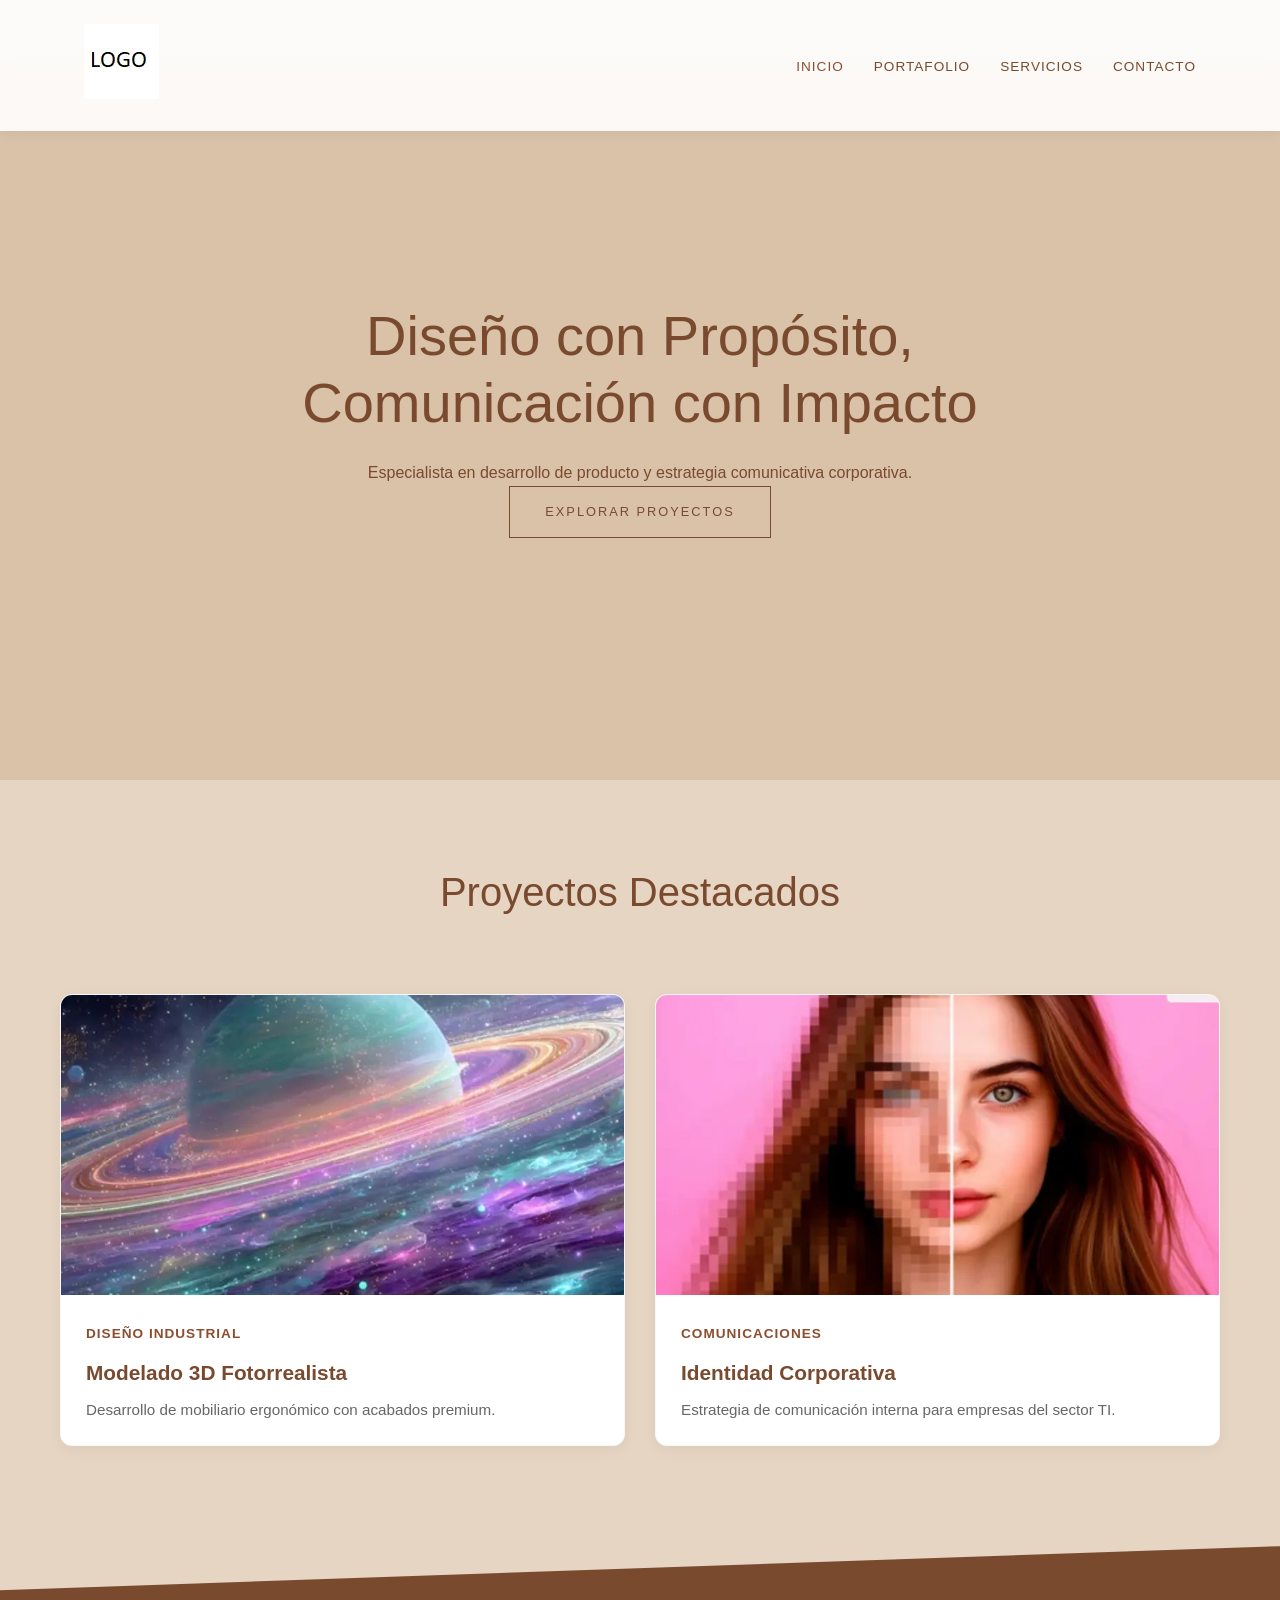
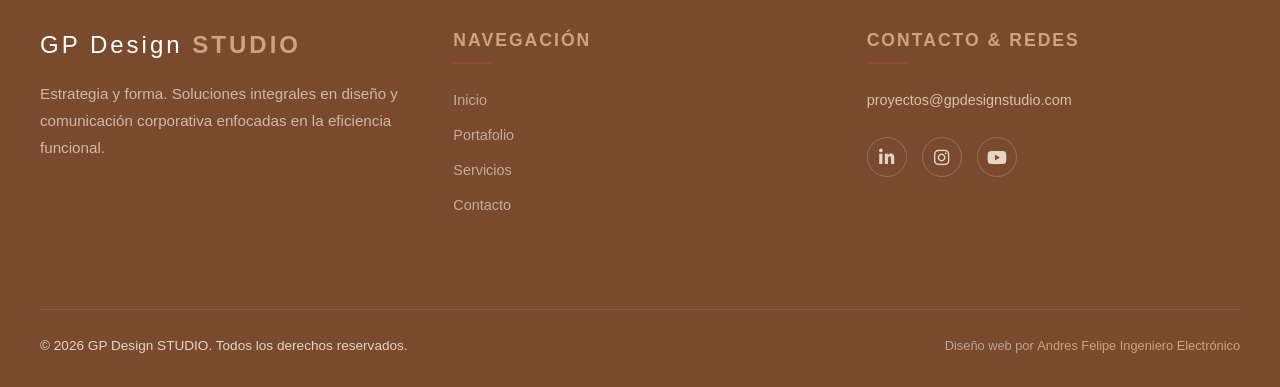
<file: index.html>
<!DOCTYPE html>
<html lang="es">
<head>
    <meta charset="UTF-8">
    <meta name="viewport" content="width=device-width, initial-scale=1.0">
    <title>GP Design STUDIO | Diseño & Comunicaciones</title>
    <link rel="stylesheet" href="style.css">
    <link rel="stylesheet" href="https://cdnjs.cloudflare.com/ajax/libs/font-awesome/6.4.2/css/all.min.css">
<meta name="viewport" content="width=device-width, initial-scale=1.0">
</head>
<body>

    <header>
        <nav class="contenedor">
            <a href="#inicio"><img src="images/logo.webp"
                    alt="Logo GP Desing STUDIO"
                    class="logo"></a>
            <button class="menu-hamburguesa" id="menu-toggle" aria-label="Abrir menú de navegación">
                <span class="barra"></span><span class="barra"></span><span class="barra"></span>
            </button>
            <ul class="nav-menu" id="nav-menu">
                <li><a href="index.html" class="active">Inicio</a></li>
            <li><a href="portafolio.html">Portafolio</a></li>
            <li><a href="servicios.html">Servicios</a></li>
            <li><a href="contacto.html">Contacto</a></li>
            </ul>
        </nav>
    </header>
 
    <main>
        <section class="hero">
            <div class="hero-content">
                <h1>Diseño con Propósito,<br>Comunicación con Impacto</h1>
                <p>Especialista en desarrollo de producto y estrategia comunicativa corporativa.</p>
                <a href="portafolio.html" class="btn-main">Explorar Proyectos</a>
            </div>
        </section>

        <section id="proyectos" class="content">
    <h2 class="section-title">Proyectos Destacados</h2>
    <div class="projects-grid">
        
        <div class="project-card" onclick="location.href='proyecto-industrial.html'">
            <div class="project-img">
                <img src="images/proyecto-industrial.webp" alt="Modelado 3D de mobiliario ergonómico">
            </div>
            <div class="project-info">
                <span>Diseño Industrial</span>
                <h3>Modelado 3D Fotorrealista</h3>
                <p>Desarrollo de mobiliario ergonómico con acabados premium.</p>
            </div>
        </div>

        <div class="project-card" onclick="location.href='proyecto-identidad.html'">
            <div class="project-img">
                <img src="images/proyecto-identidad.webp" alt="Identidad Corporativa sector TI">
            </div>
            <div class="project-info">
                <span>Comunicaciones</span>
                <h3>Identidad Corporativa</h3>
                <p>Estrategia de comunicación interna para empresas del sector TI.</p>
            </div>
        </div>

    </div>
</section>
    </main>

<link rel="stylesheet" href="https://cdnjs.cloudflare.com/ajax/libs/font-awesome/6.4.2/css/all.min.css">

<footer>
    <div class="footer-content">
        <div class="footer-col">
            <div class="logo-footer">GP Design<span> STUDIO</span></div>
            <p>Estrategia y forma. Soluciones integrales en diseño y comunicación corporativa enfocadas en la eficiencia funcional.</p>
        </div>
        <div class="footer-col">
            <h4>Navegación</h4>
            <ul>
                <li><a href="index.html">Inicio</a></li>
                <li><a href="portafolio.html">Portafolio</a></li>
                <li><a href="servicios.html">Servicios</a></li>
                <li><a href="contacto.html">Contacto</a></li>
            </ul>
        </div>
        <div class="footer-col">
            <h4>Contacto & Redes</h4>
            <ul class="contact-list">
                <li>proyectos@gpdesignstudio.com</li>
            </ul>
            <div class="footer-social">
                <a href="https://linkedin.com" target="_blank" title="LinkedIn"><i class="fa-brands fa-linkedin-in"></i></a>
                <a href="https://instagram.com" target="_blank" title="Instagram"><i class="fa-brands fa-instagram"></i></a>
                <a href="https://youtube.com" target="_blank" title="YouTube"><i class="fa-brands fa-youtube"></i></a>
            </div>
        </div>
    </div>
    <div class="footer-bottom">
        <p>&copy; 2026 GP Design STUDIO. Todos los derechos reservados.</p>
        <p class="developer-credit">Diseño web por <a href="https://afc7.github.io/afcaro7.github.io/" target="_blank">Andres Felipe Ingeniero Electrónico</a></p>
    </div>
    </div>
</footer>

    <script src="script.js"></script>
</body>
</html>
</file>
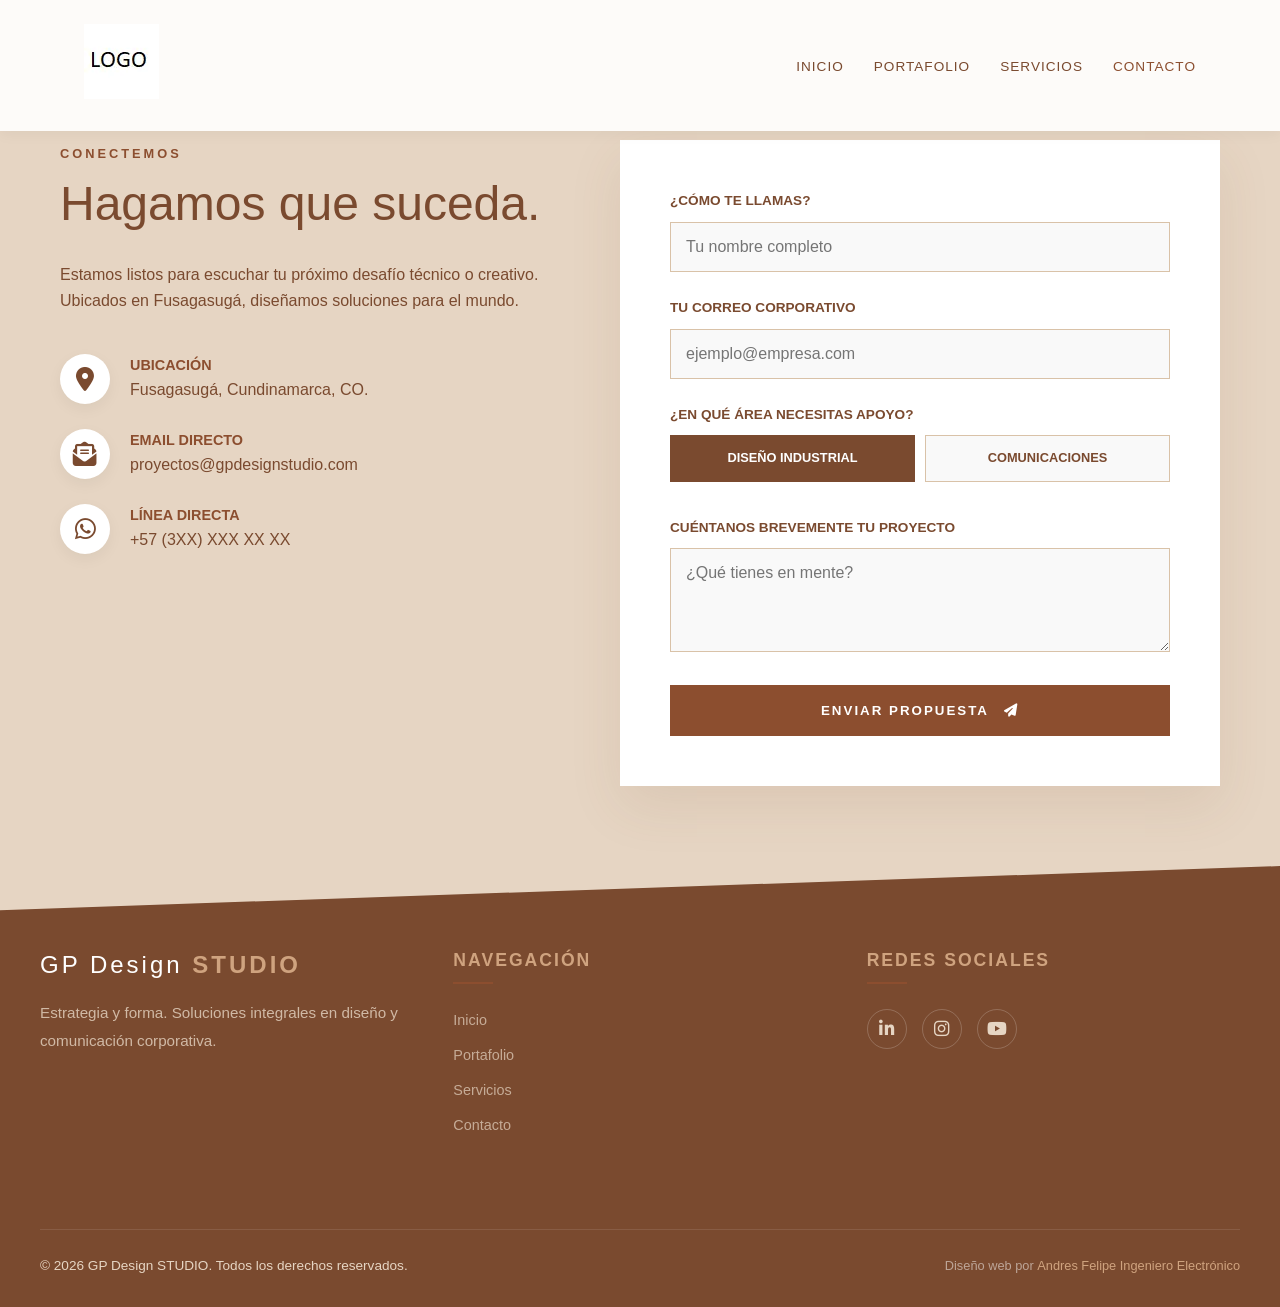
<file: contacto.html>
<!DOCTYPE html>
<html lang="es">
<head>
    <meta charset="UTF-8">
    <meta name="viewport" content="width=device-width, initial-scale=1.0">
    <title>Contacto | GP Design STUDIO</title>
    <link rel="stylesheet" href="style.css">
    <link rel="stylesheet" href="https://cdnjs.cloudflare.com/ajax/libs/font-awesome/6.4.2/css/all.min.css">
</head>
<body>

 <header>
        <nav class="contenedor">
            <a href="#inicio"><img src="images/logo.webp"
                    alt="Logo GP Desing STUDIO"
                    class="logo"></a>
            <button class="menu-hamburguesa" id="menu-toggle" aria-label="Abrir menú de navegación">
                <span class="barra"></span><span class="barra"></span><span class="barra"></span>
            </button>
            <ul class="nav-menu" id="nav-menu">
                <li><a href="index.html">Inicio</a></li>
            <li><a href="portafolio.html">Portafolio</a></li>
            <li><a href="servicios.html">Servicios</a></li>
            <li><a href="contacto.html" class="active">Contacto</a></li>
            </ul>
        </nav>
    </header>

<main class="contact-page">
    <section class="contact-container contenedor">
        
        <div class="contact-info">
            <span class="tagline">Conectemos</span>
            <h2 class="section-title">Hagamos que suceda.</h2>
            <p>Estamos listos para escuchar tu próximo desafío técnico o creativo. Ubicados en Fusagasugá, diseñamos soluciones para el mundo.</p>
            
            <div class="contact-details">
                <div class="detail-item">
                    <i class="fa-solid fa-location-dot"></i>
                    <div>
                        <h4>Ubicación</h4>
                        <p>Fusagasugá, Cundinamarca, CO.</p>
                    </div>
                </div>
                <div class="detail-item">
                    <i class="fa-solid fa-envelope-open-text"></i>
                    <div>
                        <h4>Email Directo</h4>
                        <p>proyectos@gpdesignstudio.com</p>
                    </div>
                </div>
                <div class="detail-item">
                    <i class="fa-brands fa-whatsapp"></i>
                    <div>
                        <h4>Línea Directa</h4>
                        <p>+57 (3XX) XXX XX XX</p>
                    </div>
                </div>
            </div>
        </div>

        <div class="contact-form-wrapper">
            <form class="contact-form" action="https://formspree.io/f/mgoplwgl" method="POST">
                
                <div class="form-group">
                    <label for="full-name">¿Cómo te llamas?</label>
                    <input type="text" id="full-name" name="nombre_cliente" placeholder="Tu nombre completo" required>
                </div>
                
                <div class="form-group">
                    <label for="email-address">Tu correo corporativo</label>
                    <input type="email" id="email-address" name="email_contacto" placeholder="ejemplo@empresa.com" required>
                </div>

                <div class="form-group">
                    <label>¿En qué área necesitas apoyo?</label>
                    <div class="interest-selector">
                        <input type="radio" name="categoria_proyecto" id="ind" value="Diseño Industrial" checked>
                        <label for="ind">Diseño Industrial</label>
                        
                        <input type="radio" name="categoria_proyecto" id="com" value="Comunicaciones">
                        <label for="com">Comunicaciones</label>
                    </div>
                </div>

                <div class="form-group">
                    <label for="message">Cuéntanos brevemente tu proyecto</label>
                    <textarea id="message" name="descripcion_proyecto" rows="4" placeholder="¿Qué tienes en mente?" required></textarea>
                </div>

                <input type="text" name="_gotcha" style="display:none">

                <button type="submit" class="btn-submit">
                    Enviar Propuesta <i class="fa-solid fa-paper-plane"></i>
                </button>
            </form>
        </div>
    </section>
</main>

<footer>
    <div class="footer-content">
        <div class="footer-col">
            <div class="logo-footer">GP Design<span> STUDIO</span></div>
            <p>Estrategia y forma. Soluciones integrales en diseño y comunicación corporativa.</p>
        </div>
        <div class="footer-col">
            <h4>Navegación</h4>
            <ul>
                <li><a href="index.html">Inicio</a></li>
                <li><a href="portafolio.html">Portafolio</a></li>
                <li><a href="servicios.html">Servicios</a></li>
                <li><a href="contacto.html">Contacto</a></li>
            </ul>
        </div>
        <div class="footer-col">
            <h4>Redes Sociales</h4>
            <div class="footer-social">
                <a href="https://linkedin.com" target="_blank"><i class="fa-brands fa-linkedin-in"></i></a>
                <a href="https://instagram.com" target="_blank"><i class="fa-brands fa-instagram"></i></a>
                <a href="https://youtube.com" target="_blank"><i class="fa-brands fa-youtube"></i></a>
            </div>
        </div>
    </div>
    <div class="footer-bottom">
        <p>&copy; 2026 GP Design STUDIO. Todos los derechos reservados.</p>
        <p class="developer-credit">Diseño web por <a href="https://afc7.github.io/afcaro7.github.io/" target="_blank">Andres Felipe Ingeniero Electrónico</a></p>
    </div>
</footer>

<script src="script.js"></script>
</body>
</html>
</file>
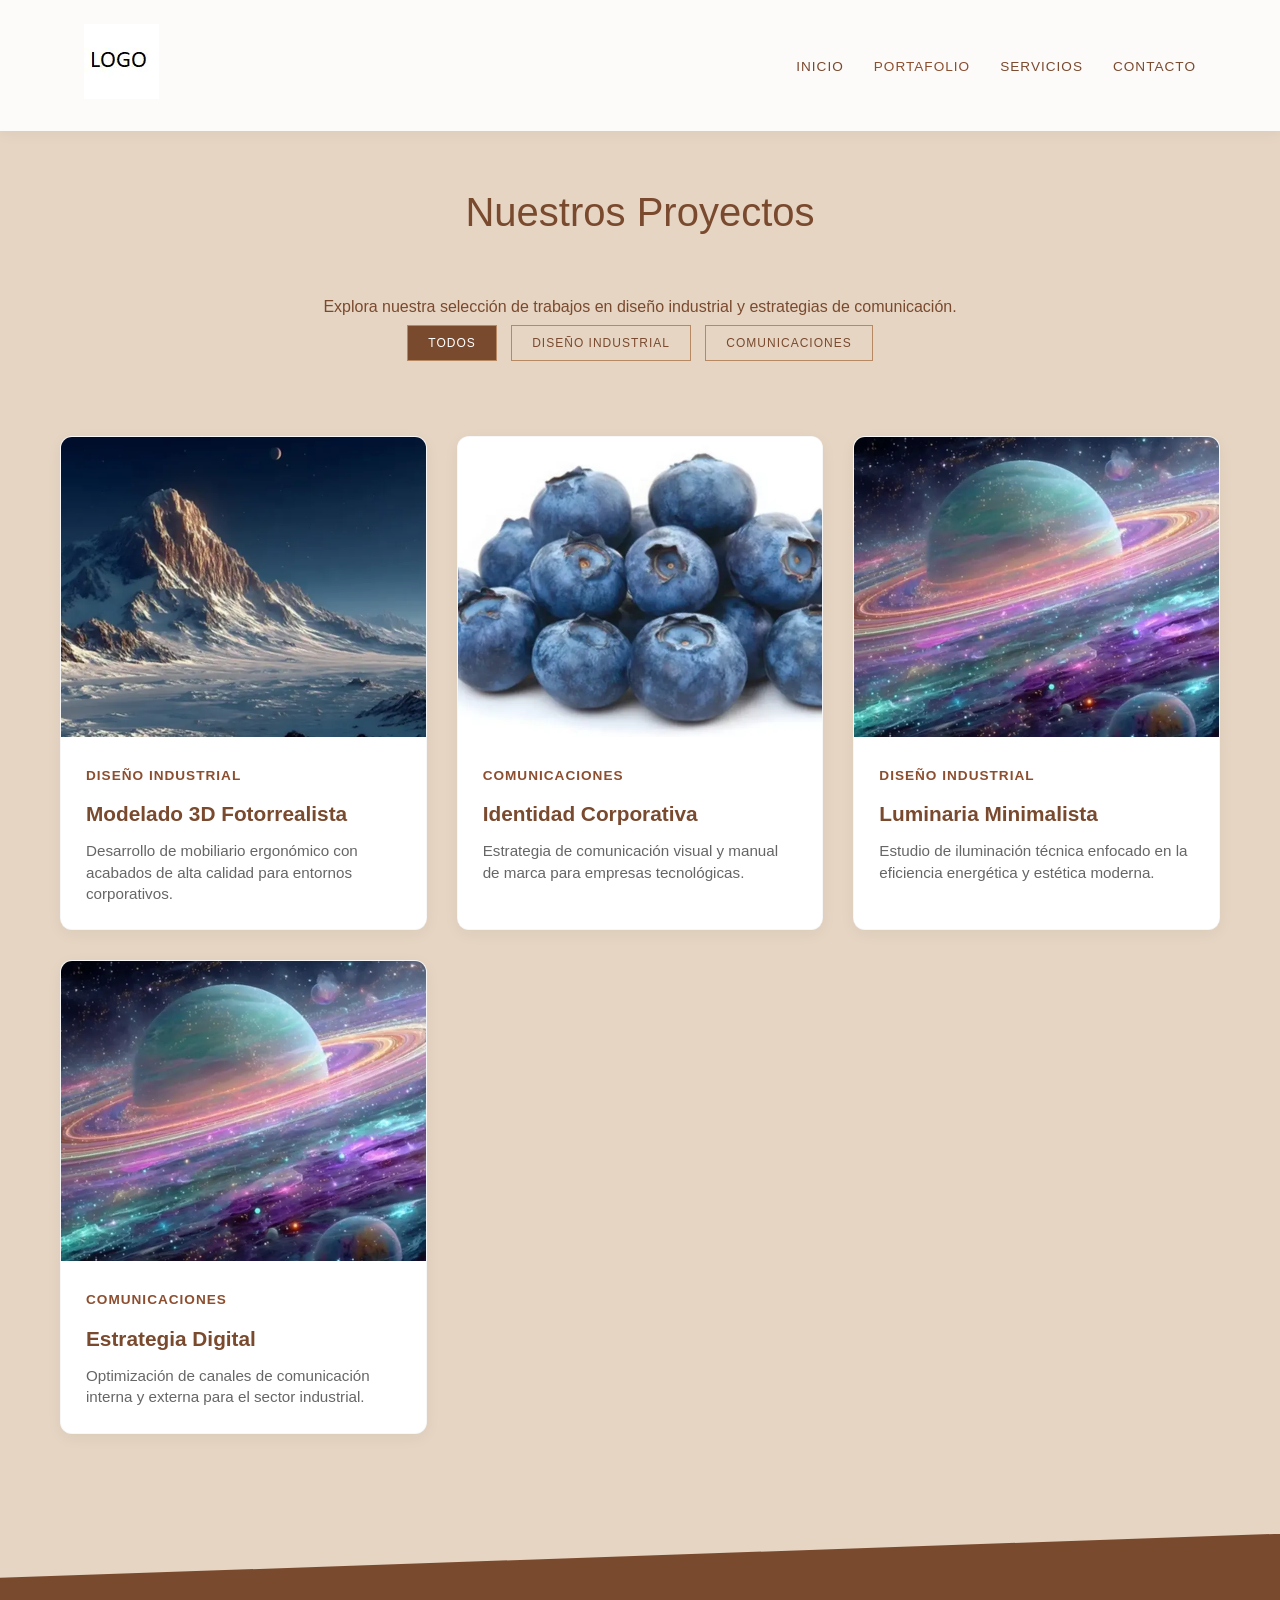
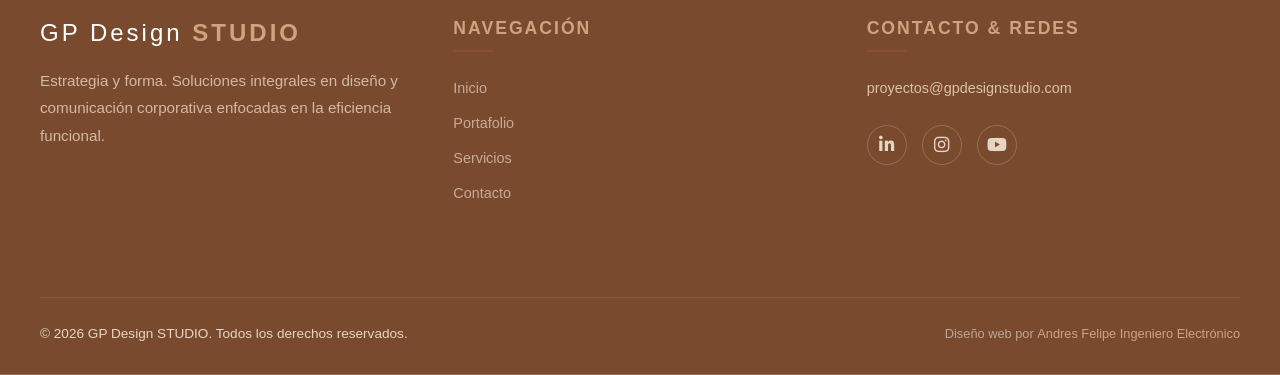
<file: portafolio.html>
<!DOCTYPE html>
<html lang="es">
<head>
    <meta charset="UTF-8">
    <meta name="viewport" content="width=device-width, initial-scale=1.0">
    <title>Portafolio | GP Design STUDIO</title>
    <link rel="stylesheet" href="style.css">
    <link rel="stylesheet" href="https://cdnjs.cloudflare.com/ajax/libs/font-awesome/6.4.2/css/all.min.css">
</head>
<body>

 <header>
        <nav class="contenedor">
            <a href="#inicio"><img src="images/logo.webp"
                    alt="Logo GP Desing STUDIO"
                    class="logo"></a>
            <button class="menu-hamburguesa" id="menu-toggle" aria-label="Abrir menú de navegación">
                <span class="barra"></span><span class="barra"></span><span class="barra"></span>
            </button>
            <ul class="nav-menu" id="nav-menu">
                <li><a href="index.html">Inicio</a></li>
            <li><a href="portafolio.html" class="active">Portafolio</a></li>
            <li><a href="servicios.html">Servicios</a></li>
            <li><a href="contacto.html">Contacto</a></li>
            </ul>
        </nav>
    </header>

<main class="portfolio-page">
    <section class="filter-container">
        <h2 class="section-title">Nuestros Proyectos</h2>
        <p class="section-subtitle">Explora nuestra selección de trabajos en diseño industrial y estrategias de comunicación.</p>
        
        <div class="filter-buttons">
            <button class="filter-btn active" data-filter="all">Todos</button>
            <button class="filter-btn" data-filter="industrial">Diseño Industrial</button>
            <button class="filter-btn" data-filter="comunicaciones">Comunicaciones</button>
        </div>
    </section>

   <section class="projects-grid" id="portfolio-grid">
    
    <div class="project-card" data-category="industrial" onclick="location.href='proyecto-industrial.html'">
        <div class="project-img">
            <img src="images/industrial-3d.webp" alt="Modelado 3D Fotorrealista" loading="lazy">
        </div>
        <div class="project-info">
            <span>Diseño Industrial</span>
            <h3>Modelado 3D Fotorrealista</h3>
            <p>Desarrollo de mobiliario ergonómico con acabados de alta calidad para entornos corporativos.</p>
        </div>
    </div>

    <div class="project-card" data-category="comunicaciones" onclick="location.href='proyecto-identidad.html'">
        <div class="project-img">
            <img src="images/identidad-corporativa.webp" alt="Identidad Corporativa" loading="lazy">
        </div>
        <div class="project-info">
            <span>Comunicaciones</span>
            <h3>Identidad Corporativa</h3>
            <p>Estrategia de comunicación visual y manual de marca para empresas tecnológicas.</p>
        </div>
    </div>

    <div class="project-card" data-category="industrial" onclick="location.href='proyecto-luminaria.html'">
        <div class="project-img">
            <img src="images/luminaria-minimalista.webp" alt="Luminaria Minimalista" loading="lazy">
        </div>
        <div class="project-info">
            <span>Diseño Industrial</span>
            <h3>Luminaria Minimalista</h3>
            <p>Estudio de iluminación técnica enfocado en la eficiencia energética y estética moderna.</p>
        </div>
    </div>

    <div class="project-card" data-category="comunicaciones" onclick="location.href='proyecto-estrategia.html'">
        <div class="project-img">
            <img src="images/estrategia-digital.webp" alt="Estrategia Digital" loading="lazy">
        </div>
        <div class="project-info">
            <span>Comunicaciones</span>
            <h3>Estrategia Digital</h3>
            <p>Optimización de canales de comunicación interna y externa para el sector industrial.</p>
        </div>
    </div>

</section>
</main>

<footer>
    <div class="footer-content">
        <div class="footer-col">
            <div class="logo-footer">GP Design<span> STUDIO</span></div>
            <p>Estrategia y forma. Soluciones integrales en diseño y comunicación corporativa enfocadas en la eficiencia funcional.</p>
        </div>
        <div class="footer-col">
            <h4>Navegación</h4>
            <ul>
                <li><a href="index.html">Inicio</a></li>
                <li><a href="portafolio.html">Portafolio</a></li>
                <li><a href="servicios.html">Servicios</a></li>
                <li><a href="contacto.html">Contacto</a></li>
            </ul>
        </div>
        <div class="footer-col">
            <h4>Contacto & Redes</h4>
            <ul class="contact-list">
                <li>proyectos@gpdesignstudio.com</li>
            </ul>
            <div class="footer-social">
                <a href="https://linkedin.com" target="_blank" title="LinkedIn"><i class="fa-brands fa-linkedin-in"></i></a>
                <a href="https://instagram.com" target="_blank" title="Instagram"><i class="fa-brands fa-instagram"></i></a>
                <a href="https://youtube.com" target="_blank" title="YouTube"><i class="fa-brands fa-youtube"></i></a>
            </div>
        </div>
    </div>
    <div class="footer-bottom">
        <p>&copy; 2026 GP Design STUDIO. Todos los derechos reservados.</p>
        <p class="developer-credit">Diseño web por <a href="https://afc7.github.io/afcaro7.github.io/" target="_blank">Andres Felipe Ingeniero Electrónico</a></p>
    </div>
</footer>

<script src="script.js"></script>
</body>
</html>
</file>
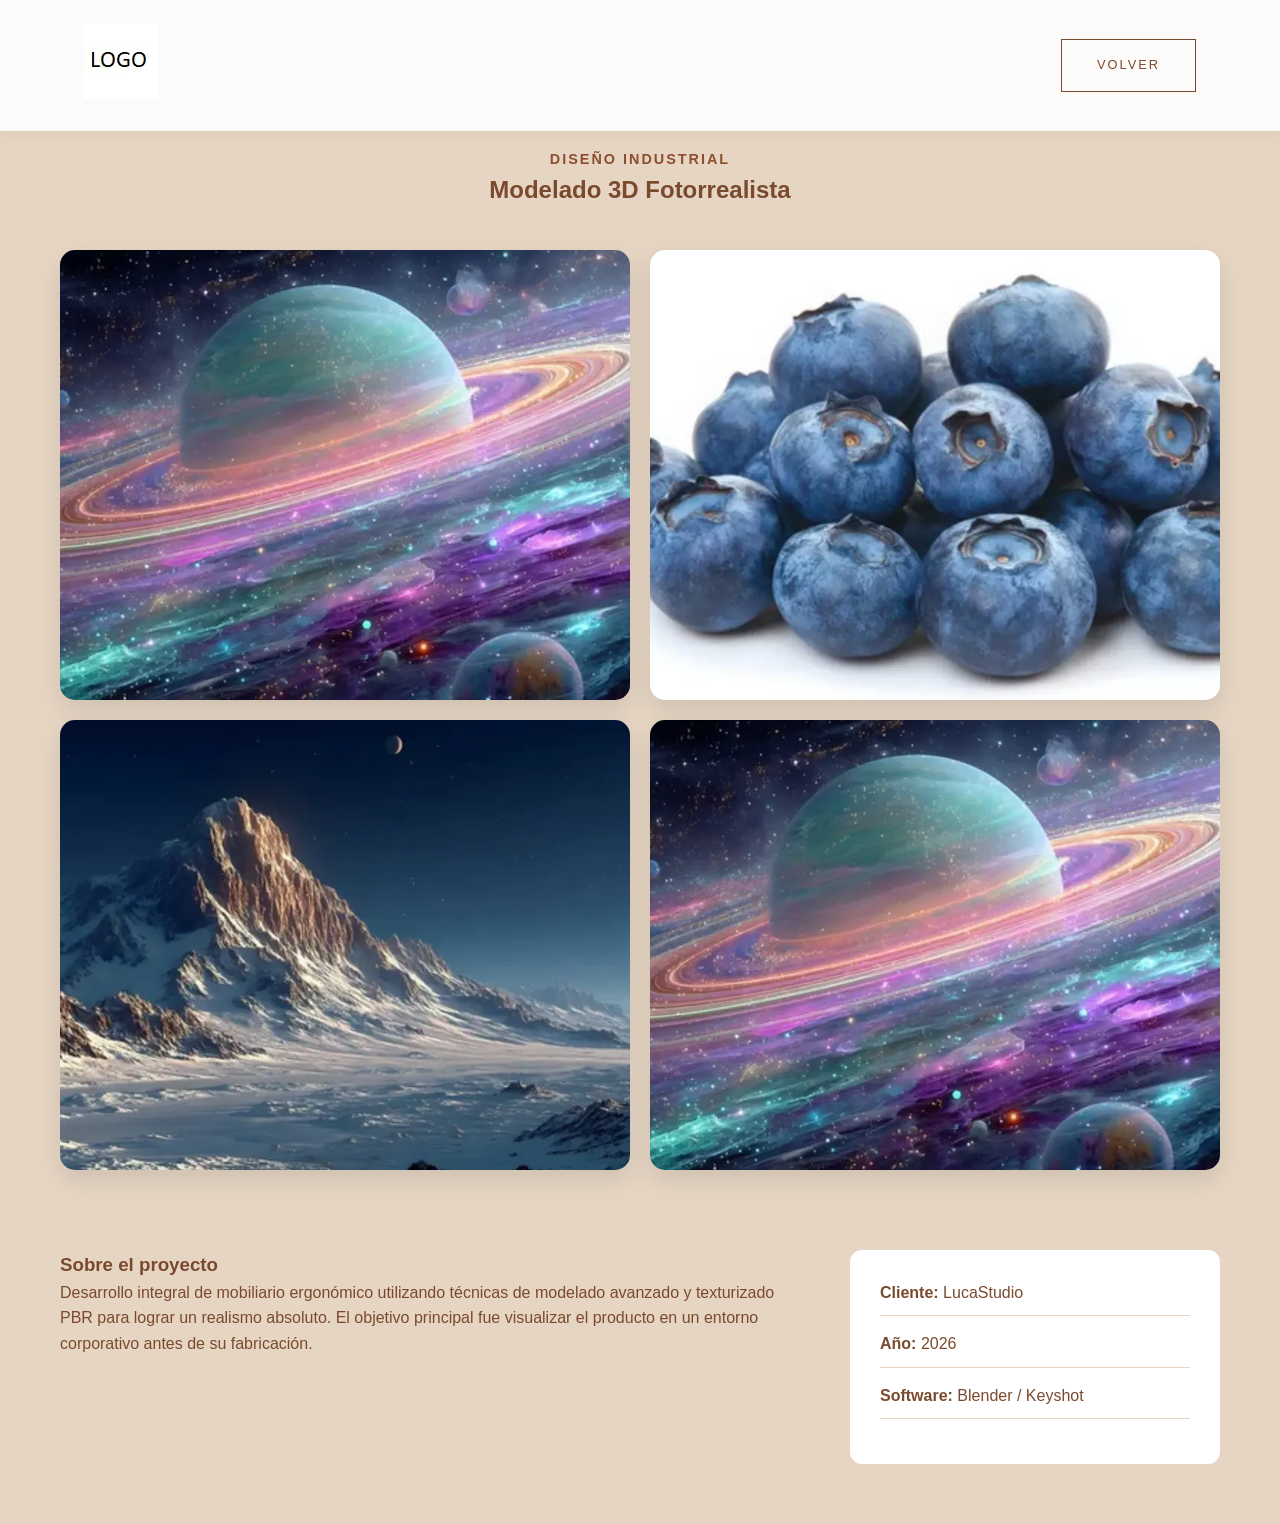
<file: proyecto-industrial.html>
<!DOCTYPE html>
<html lang="es">
<head>
    <meta charset="UTF-8">
    <meta name="viewport" content="width=device-width, initial-scale=1.0">
    <title>Detalle del Proyecto | GP Design STUDIO</title>
    <link rel="stylesheet" href="style.css">
    <link rel="stylesheet" href="https://cdnjs.cloudflare.com/ajax/libs/font-awesome/6.4.2/css/all.min.css">
</head>
<body class="proyecto-page">

    <header>
        <nav class="contenedor">
            <a href="index.html"><img src="images/logo.webp" alt="Logo" class="logo"></a>
            <a href="index.html#proyectos" class="btn-main"> Volver</a>
        </nav>
    </header>

    <main class="contenedor detalle-container">
        <section class="detalle-header">
            <br><span>Diseño Industrial</span>
            <h1>Modelado 3D Fotorrealista</h1>
        </section>

        <section class="proyecto-carrete">
            <div class="slider-wrapper">
                <img src="images/estrategia-digital.webp" alt="Vista frontal">
                <img src="images/identidad-corporativa.webp" alt="Detalle de textura">
                <img src="images/industrial-3d.webp" alt="Render nocturno">
                <img src="images/luminaria-minimalista.webp" alt="Plano técnico">
            </div>
            <div class="slider-instruccion">
                <i class="fas fa-arrows-left-right"></i> Desliza para ver más
            </div>
        </section>

        <section class="detalle-info">
            <div class="info-texto">
                <h3>Sobre el proyecto</h3>
                <p>Desarrollo integral de mobiliario ergonómico utilizando técnicas de modelado avanzado y texturizado PBR para lograr un realismo absoluto. El objetivo principal fue visualizar el producto en un entorno corporativo antes de su fabricación.</p>
            </div>
            <div class="info-stats">
                <div class="stat-item"><strong>Cliente:</strong> LucaStudio</div>
                <div class="stat-item"><strong>Año:</strong> 2026</div>
                <div class="stat-item"><strong>Software:</strong> Blender / Keyshot</div>
            </div>
        </section>
    </main>

    <script src="script.js"></script>
</body>
</html>
</file>
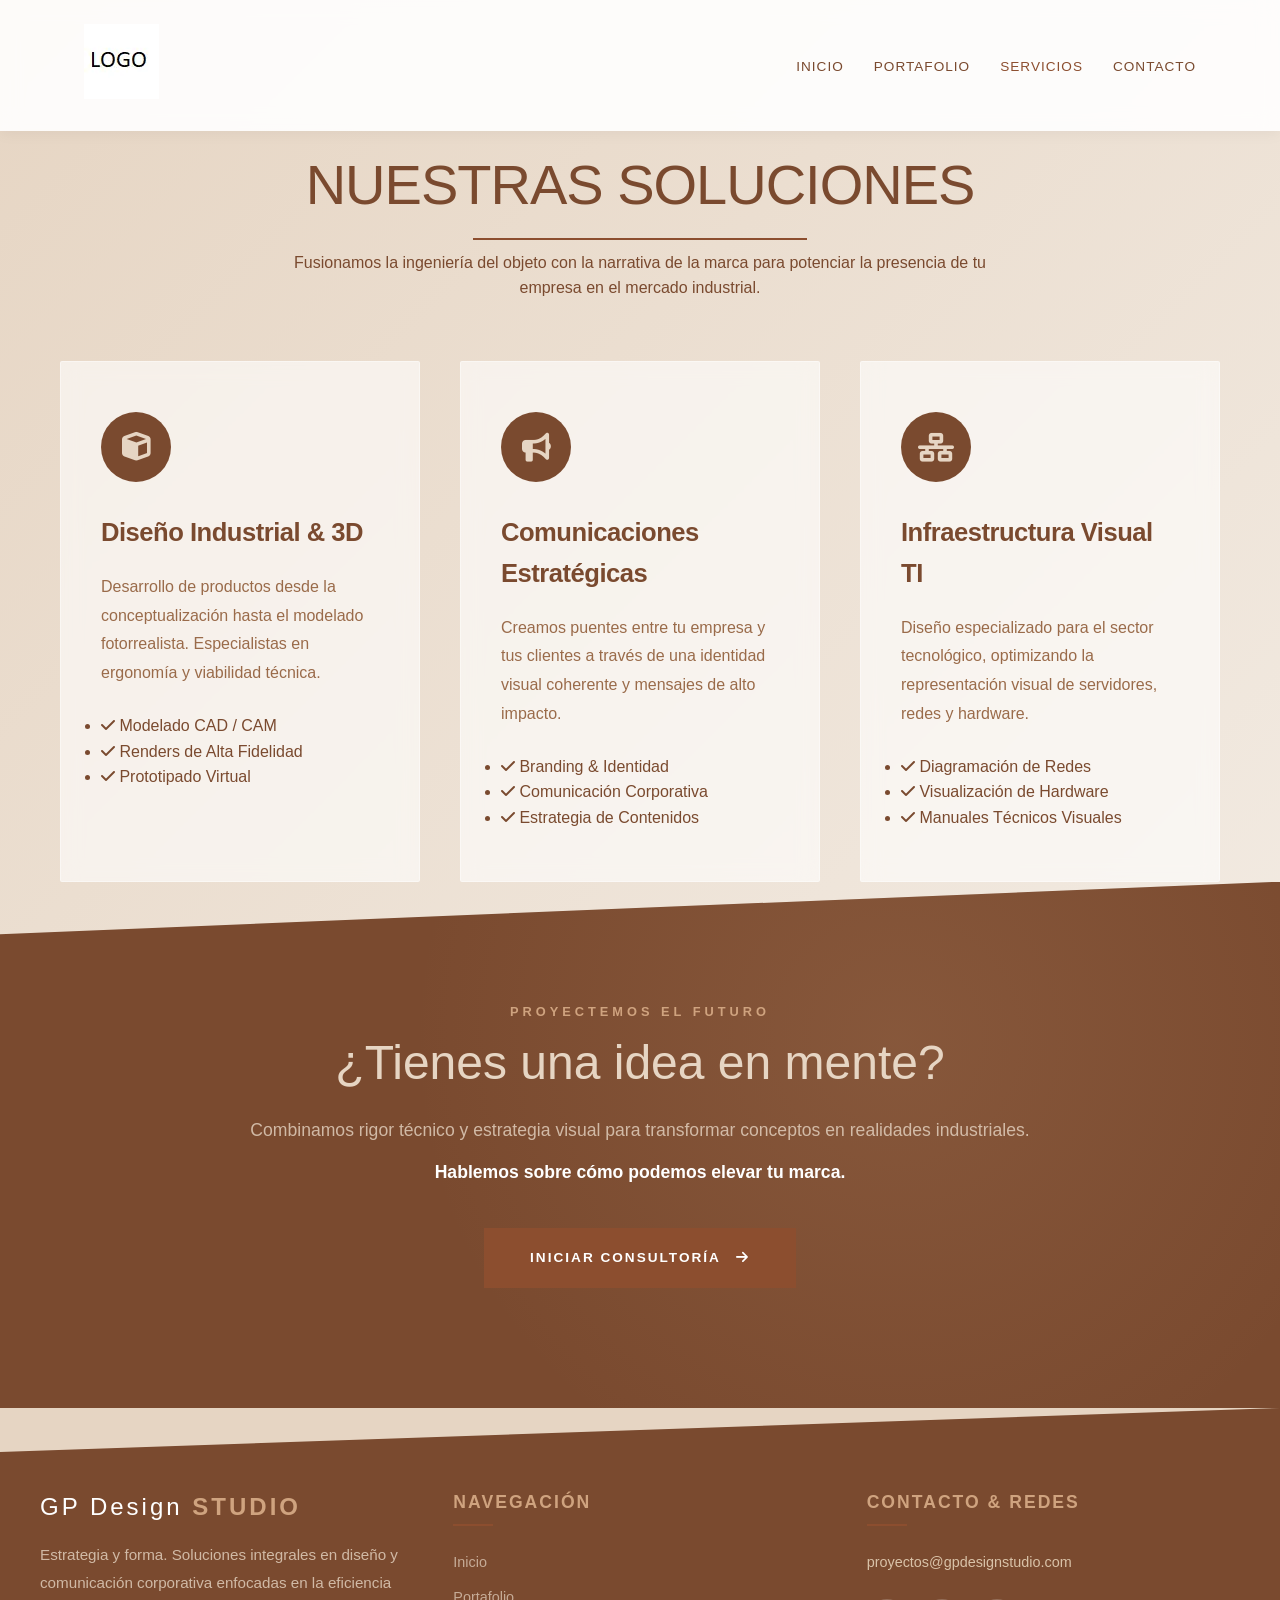
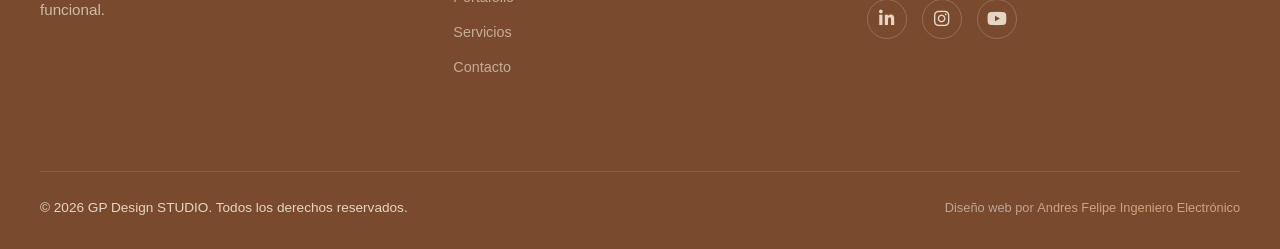
<file: servicios.html>
<!DOCTYPE html>
<html lang="es">
<head>
    <meta charset="UTF-8">
    <meta name="viewport" content="width=device-width, initial-scale=1.0">
    <title>Servicios | GP Design STUDIO</title>
    <link rel="stylesheet" href="style.css">
    <link rel="stylesheet" href="https://cdnjs.cloudflare.com/ajax/libs/font-awesome/6.4.2/css/all.min.css">
</head>
<body>

 <header>
        <nav class="contenedor">
            <a href="#inicio"><img src="images/logo.webp"
                    alt="Logo GP Desing STUDIO"
                    class="logo"></a>
            <button class="menu-hamburguesa" id="menu-toggle" aria-label="Abrir menú de navegación">
                <span class="barra"></span><span class="barra"></span><span class="barra"></span>
            </button>
            <ul class="nav-menu" id="nav-menu">
                <li><a href="index.html">Inicio</a></li>
            <li><a href="portafolio.html">Portafolio</a></li>
            <li><a href="servicios.html"  class="active">Servicios</a></li>
            <li><a href="contacto.html">Contacto</a></li>
            </ul>
        </nav>
    </header>

<main class="services-page">
    <section class="services-hero">
        <div class="contenedor">
            <h2 class="section-title">Nuestras Soluciones</h2>
            <p class="section-subtitle">Fusionamos la ingeniería del objeto con la narrativa de la marca para potenciar la presencia de tu empresa en el mercado industrial.</p>
        </div>
    </section>

    <section class="services-grid contenedor">
        
        <div class="service-card">
            <div class="service-icon">
                <i class="fa-solid fa-cube"></i>
            </div>
            <h3>Diseño Industrial & 3D</h3>
            <p>Desarrollo de productos desde la conceptualización hasta el modelado fotorrealista. Especialistas en ergonomía y viabilidad técnica.</p>
            <ul class="service-list">
                <li><i class="fa-solid fa-check"></i> Modelado CAD / CAM</li>
                <li><i class="fa-solid fa-check"></i> Renders de Alta Fidelidad</li>
                <li><i class="fa-solid fa-check"></i> Prototipado Virtual</li>
            </ul>
        </div>

        <div class="service-card">
            <div class="service-icon">
                <i class="fa-solid fa-bullhorn"></i>
            </div>
            <h3>Comunicaciones Estratégicas</h3>
            <p>Creamos puentes entre tu empresa y tus clientes a través de una identidad visual coherente y mensajes de alto impacto.</p>
            <ul class="service-list">
                <li><i class="fa-solid fa-check"></i> Branding & Identidad</li>
                <li><i class="fa-solid fa-check"></i> Comunicación Corporativa</li>
                <li><i class="fa-solid fa-check"></i> Estrategia de Contenidos</li>
            </ul>
        </div>

        <div class="service-card">
            <div class="service-icon">
                <i class="fa-solid fa-network-wired"></i>
            </div>
            <h3>Infraestructura Visual TI</h3>
            <p>Diseño especializado para el sector tecnológico, optimizando la representación visual de servidores, redes y hardware.</p>
            <ul class="service-list">
                <li><i class="fa-solid fa-check"></i> Diagramación de Redes</li>
                <li><i class="fa-solid fa-check"></i> Visualización de Hardware</li>
                <li><i class="fa-solid fa-check"></i> Manuales Técnicos Visuales</li>
            </ul>
        </div>

    </section>

    <section class="cta-final">
    <div class="cta-background-overlay"></div>
    <div class="contenedor cta-content">
        <span class="cta-tagline">Proyectemos el futuro</span>
        <h2 class="cta-title">¿Tienes una idea en mente?</h2>
        <p class="cta-description">
            Combinamos rigor técnico y estrategia visual para transformar conceptos en realidades industriales. 
            <strong>Hablemos sobre cómo podemos elevar tu marca.</strong>
        </p>
        <div class="cta-actions">
            <a href="contacto.html" class="btn-primary-cta">
                Iniciar Consultoría <i class="fa-solid fa-arrow-right"></i>
            </a>
        </div>
    </div>
</section>
</main>

<footer>
    <div class="footer-content">
        <div class="footer-col">
            <div class="logo-footer">GP Design<span> STUDIO</span></div>
            <p>Estrategia y forma. Soluciones integrales en diseño y comunicación corporativa enfocadas en la eficiencia funcional.</p>
        </div>
        <div class="footer-col">
            <h4>Navegación</h4>
            <ul>
                <li><a href="index.html">Inicio</a></li>
                <li><a href="portafolio.html">Portafolio</a></li>
                <li><a href="servicios.html">Servicios</a></li>
                <li><a href="contacto.html">Contacto</a></li>
            </ul>
        </div>
        <div class="footer-col">
            <h4>Contacto & Redes</h4>
            <ul class="contact-list">
                <li>proyectos@gpdesignstudio.com</li>
            </ul>
            <div class="footer-social">
                <a href="https://linkedin.com" target="_blank" title="LinkedIn"><i class="fa-brands fa-linkedin-in"></i></a>
                <a href="https://instagram.com" target="_blank" title="Instagram"><i class="fa-brands fa-instagram"></i></a>
                <a href="https://youtube.com" target="_blank" title="YouTube"><i class="fa-brands fa-youtube"></i></a>
            </div>
        </div>
    </div>
    <div class="footer-bottom">
        <p>&copy; 2026 GP Design STUDIO. Todos los derechos reservados.</p>
        <p class="developer-credit">Diseño web por <a href="https://afc7.github.io/afcaro7.github.io/" target="_blank">Andres Felipe Ingeniero Electrónico</a></p>
    </div>
</footer>

<script src="script.js"></script>
</body>
</html>
</file>
<file: style.css>
:root {
    --beige-muy-claro: #E6D5C3;
    --beige: #D9C2A8;
    --arena: #CFA37F;
    --marron-claro: #B78963;
    --marron-medio: #9A6B4A;
    --marron-oscuro: #7A4A2F;
    --terracota: #8C4E2F;
    --blanco: #ffffff;
}

* {
    margin: 0;
    padding: 0;
    box-sizing: border-box;
    font-family: 'Helvetica Neue', Helvetica, Arial, sans-serif;
}

body {
    background-color: var(--beige-muy-claro);
    color: var(--marron-oscuro);
    line-height: 1.6;
}

/* --- NAVEGACIÓN --- */
header {
    padding: 1.5rem 5%;
    background: rgba(255, 255, 255, 0.9);
    backdrop-filter: blur(10px);
    position: fixed;
    width: 100%;
    top: 0;
    z-index: 1000;
    box-shadow: 0 2px 15px rgba(0,0,0,0.05);
    transition: all 0.3s ease;
}

nav {
    display: flex;
    justify-content: space-between;
    align-items: center;
    max-width: 1200px;
    margin: 0 auto;
}

.logo {
    font-size: 1.3rem;
    letter-spacing: 3px;
    font-weight: 300;
    text-transform: uppercase;
}

.logo span { font-weight: 700; color: var(--terracota); }

nav ul { display: flex; list-style: none; }

nav ul li { margin-left: 30px; }

nav ul li a {
    text-decoration: none;
    color: var(--marron-oscuro);
    font-size: 0.85rem;
    text-transform: uppercase;
    letter-spacing: 1px;
    transition: 0.3s;
}

nav ul li a:hover, nav ul li a.active { color: var(--terracota); }

/* --- HERO SECTION --- */
.hero {
    height: 80vh;
    display: flex;
    align-items: center;
    justify-content: center;
    text-align: center;
    background-color: var(--beige);
    padding: 0 10%;
    margin-top: 60px;
}

.hero h1 {
    font-size: 3.5rem;
    font-weight: 300;
    margin-bottom: 1.5rem;
    color: var(--marron-oscuro);
    line-height: 1.2;
}

.btn-main {
    display: inline-block;
    padding: 15px 35px;
    border: 1px solid var(--marron-oscuro);
    text-decoration: none;
    color: var(--marron-oscuro);
    text-transform: uppercase;
    letter-spacing: 2px;
    font-size: 0.8rem;
    transition: all 0.4s ease;
}

.btn-main:hover {
    background: var(--marron-oscuro);
    color: white;
    transform: translateY(-3px);
}

/* --- GRILLA DE PROYECTOS --- */
.content, .portfolio-page { 
    max-width: 1200px; 
    margin: 0 auto; 
    padding: 80px 20px; 
}

.section-title {
    margin-bottom: 50px;
    font-weight: 300;
    font-size: 2.5rem;
    text-align: center;
}

/* ============================================
   EFECTOS EN PROYECTOS (Hover & Touch)
   ============================================ */

.projects-grid {
    display: grid;
    grid-template-columns: repeat(auto-fit, minmax(300px, 1fr));
    gap: 30px;
    padding: 20px 0;
}

.project-card {
    background: var(--blanco);
    border-radius: 12px;
    overflow: hidden;
    box-shadow: 0 4px 15px rgba(0,0,0,0.05);
    transition: all 0.4s cubic-bezier(0.25, 0.46, 0.45, 0.94); /* Movimiento suave */
    cursor: pointer;
    position: relative;
    border: 1px solid rgba(0,0,0,0.03);
}

/* Imagen del proyecto */
.project-img {
    height: 300px;
    width: 100%;
    overflow: hidden; /* Corta lo que sobresalga del zoom */
    position: relative;
    background-color: var(--beige); /* Color de carga mientras baja la imagen */
}

.project-img img {
    width: 100%;
    height: 100%;
    object-fit: cover; /* Ajusta la imagen sin estirarla */
    display: block;
    transition: transform 0.5s ease; /* Suaviza el zoom del hover */
}

/* El efecto hover ahora se aplica directamente a la etiqueta img */
.project-card:hover .project-img img {
    transform: scale(1.1);
}

/* Efecto de brillo/superposición al tocar o pasar el mouse */
.project-img::after {
    content: '';
    position: absolute;
    top: 0; left: 0; width: 100%; height: 100%;
    background: linear-gradient(to bottom, transparent, rgba(0,0,0,0.2));
    opacity: 0;
    transition: opacity 0.3s ease;
}
/* Contenedor de la imagen */
.project-img {
    height: 300px;
    width: 100%;
    overflow: hidden;
    position: relative;
    background-color: var(--beige-muy-claro); /* Color de respaldo mientras carga */
}

/* Ajuste de la imagen real */
.project-img img {
    width: 100%;
    height: 100%;
    object-fit: cover; /* Evita que la foto se estire o se vea desproporcionada */
    display: block;
    transition: transform 0.6s cubic-bezier(0.165, 0.84, 0.44, 1);
}

/* Efecto Zoom al pasar el mouse en PC */
@media (hover: hover) {
    .project-card:hover .project-img img {
        transform: scale(1.1);
    }
}

/* Info del proyecto - Ajuste de espaciado */
.project-info h3 {
    margin: 8px 0;
    font-size: 1.3rem;
    color: var(--marron-oscuro);
}

.project-info p {
    font-size: 0.9rem;
    color: var(--marron-medio);
    line-height: 1.4;
}
/* --- EFECTO HOVER (PC) Y ACTIVE (MÓVIL) --- */

@media (hover: hover) {
    /* Solo se aplica en dispositivos con mouse (PC) */
    .project-card:hover {
        transform: translateY(-10px); /* La tarjeta sube */
        box-shadow: 0 12px 30px rgba(122, 74, 47, 0.15); /* Sombra con tu color marrón */
        border-color: var(--arena);
    }

    .project-card:hover .project-img {
        transform: scale(1.05); /* La imagen se acerca un poco */
    }

    .project-card:hover .project-img::after {
        opacity: 1;
    }

    .project-card:hover h3 {
        color: var(--terracota); /* El título cambia a tu color de acento */
    }
}

/* --- OPTIMIZACIÓN PARA TELÉFONOS (Touch) --- */
@media (hover: none) {
    /* Se aplica en pantallas táctiles */
    .project-card:active {
        transform: scale(0.98); /* Efecto de "presionado" al tocar */
        background-color: #fcfcfc;
    }
    
    .project-card:active .project-img {
        filter: brightness(0.9);
    }
}

/* Info del proyecto */
.project-info {
    padding: 25px;
}

.project-info span {
    color: var(--terracota);
    font-size: 0.85rem;
    font-weight: 600;
    text-transform: uppercase;
    letter-spacing: 1px;
}

.project-info h3 {
    margin: 10px 0;
    transition: color 0.3s ease;
}

.project-info p {
    font-size: 0.95rem;
    color: #666;
}
@media (max-width: 480px) {
    .projects-grid {
        grid-template-columns: 1fr; /* Una sola columna en teléfonos pequeños */
        gap: 20px;
    }
}

/* --- FILTROS PORTAFOLIO --- */
.filter-container { text-align: center; margin-bottom: 50px; margin-top: 100px; }

.filter-btn {
    background: transparent;
    border: 1px solid var(--marron-claro);
    color: var(--marron-oscuro);
    padding: 10px 20px;
    margin: 5px;
    cursor: pointer;
    font-size: 0.75rem;
    text-transform: uppercase;
    letter-spacing: 1px;
    transition: all 0.3s ease;
}

.filter-btn:hover, .filter-btn.active {
    background: var(--marron-oscuro);
    color: white;
}

/* --- FOOTER PROFESIONAL --- */
footer {
    background-color: var(--marron-oscuro);
    color: var(--beige-muy-claro);
    padding: 70px 5% 30px;
}

.footer-content {
    display: grid;
    grid-template-columns: 2fr 1fr 1fr;
    gap: 50px;
    max-width: 1200px;
    margin: 0 auto 40px;
}

.logo-footer { font-size: 1.5rem; letter-spacing: 3px; color: white; margin-bottom: 15px; }
.logo-footer span { color: var(--arena); font-weight: 700; }

.footer-col h4 { color: var(--arena); margin-bottom: 20px; text-transform: uppercase; font-size: 0.9rem; }

.footer-col ul { list-style: none; }
.footer-col ul li { margin-bottom: 10px; }

.footer-col ul li a { color: var(--beige); text-decoration: none; font-size: 0.9rem; transition: 0.3s; }
.footer-col ul li a:hover { color: white; padding-left: 5px; }

.footer-bottom {
    border-top: 1px solid rgba(255,255,255,0.1);
    padding-top: 25px;
    display: flex;
    justify-content: space-between;
    font-size: 0.75rem;
    max-width: 1200px;
    margin: 0 auto;
}

/* --- ANIMACIONES --- */
.project-card.hide { display: none; }
.project-card.show { animation: fadeIn 0.6s ease forwards; }

@keyframes fadeIn {
    from { opacity: 0; transform: translateY(20px); }
    to { opacity: 1; transform: translateY(0); }
}
/* --- ESTILOS PARA REDES SOCIALES EN FOOTER --- */
.footer-social {
    display: flex;
    gap: 18px;
    margin-top: 25px;
}

.footer-social a {
    color: var(--beige-muy-claro);
    font-size: 1.2rem; /* Tamaño equilibrado */
    transition: all 0.3s cubic-bezier(0.4, 0, 0.2, 1);
    display: inline-block;
    text-decoration: none;
}

.footer-social a:hover {
    color: var(--arena); /* El color resalta al pasar el mouse */
    transform: translateY(-4px); /* Pequeño salto elegante */
}

/* Ajuste opcional para la lista de contacto */
.contact-list {
    list-style: none;
    margin-bottom: 10px;
}

.contact-list li {
    font-size: 0.9rem;
    color: var(--beige);
}

/* RESPONSIVE */
/* Estilos por defecto (PC / Escritorio - "Mobile Last") */
.container {
    display: flex; /* En PC, los elementos están lado a lado */
}

/* ------------------------------------ */
/* PUNTO DE RUPTURA: TABLET (Hasta 992px) */
/* ------------------------------------ */
@media (max-width: 992px) {
    /* Aquí se aplican estilos para pantallas más pequeñas, como las tablets */
    .container {
        padding: 0 15px; /* Reducir padding */
    }
}

/* ------------------------------------ */
/* PUNTO DE RUPTURA: MÓVIL (Hasta 768px) */
/* ------------------------------------ */
@media (max-width: 768px) {
    /* Aquí se aplican estilos solo para móviles */
    .menu-hamburguesa {
        display: none; /* Se muestra solo cuando la pantalla es menor a 768px */
    }

    .nav-menu {
        display: none; /* Ocultamos el menú normal para usar el desplegable */
    }
    .container {
        flex-direction: column; /* Apilar elementos en vertical */
    }

    h1 {
        font-size: 2rem; /* Reducir el tamaño de fuente */
    }
}
/* 1. MOBILE FIRST (Estilos por defecto para teléfono) */
.container {
    width: 100%;
    padding: 10px;
}

/* 2. TABLET Y MÁS GRANDE (Mínimo 768px) */
@media (min-width: 768px) {
    .container {
        padding: 20px;
    }
}

/* 3. ESCRITORIO Y MÁS GRANDE (Mínimo 1200px) */
@media (min-width: 1200px) {
    .container {
        max-width: 1200px;
        margin: 0 auto;
    }
}
/* ============================================================
   ESTILOS AVANZADOS PARA LA PÁGINA DE SERVICIOS
   ============================================================ */

.services-page {
    padding-top: 140px; /* Espacio para el header fijo */
    background: linear-gradient(135deg, var(--beige-muy-claro) 0%, #f4eee7 100%);
    min-height: 100vh;
}

/* Encabezado de la sección con estilo editorial */
.services-hero {
    text-align: center;
    max-width: 800px;
    margin: 0 auto 60px;
    padding: 0 20px;
}

.services-hero .section-title {
    font-size: clamp(2.5rem, 5vw, 3.5rem);
    text-transform: uppercase;
    letter-spacing: -1px;
    margin-bottom: 20px;
    position: relative;
    display: inline-block;
}

.services-hero .section-title::after {
    content: '';
    position: absolute;
    bottom: -10px;
    left: 25%;
    width: 50%;
    height: 2px;
    background: var(--terracota);
}

/* Grilla de servicios con espaciado moderno */
.services-grid {
    display: grid;
    grid-template-columns: repeat(auto-fit, minmax(320px, 1fr));
    gap: 40px;
    padding: 20px;
    margin-bottom: 100px;
}

/* Tarjeta de Servicio Estilo "Glass-Studio" */
.service-card {
    background: rgba(255, 255, 255, 0.6);
    backdrop-filter: blur(10px);
    border: 1px solid rgba(255, 255, 255, 0.4);
    padding: 50px 40px;
    border-radius: 2px; /* Bordes rectos para un look industrial */
    text-align: left;
    transition: all 0.5s cubic-bezier(0.23, 1, 0.32, 1);
    display: flex;
    flex-direction: column;
    position: relative;
    overflow: hidden;
}

.service-card::before {
    content: '';
    position: absolute;
    top: 0;
    left: 0;
    width: 4px;
    height: 0;
    background: var(--terracota);
    transition: height 0.5s ease;
}

.service-card:hover {
    transform: translateY(-15px);
    background: rgba(255, 255, 255, 0.9);
    box-shadow: 0 20px 40px rgba(122, 74, 47, 0.1);
}

.service-card:hover::before {
    height: 100%;
}

/* Iconos con contenedor circular minimalista */
.service-icon {
    width: 70px;
    height: 70px;
    background: var(--marron-oscuro);
    color: var(--beige-muy-claro);
    display: flex;
    align-items: center;
    justify-content: center;
    font-size: 1.8rem;
    margin-bottom: 30px;
    border-radius: 50%;
    transition: all 0.4s ease;
}

.service-card:hover .service-icon {
    background: var(--terracota);
    transform: rotateY(360deg);
}

.service-card h3 {
    font-size: 1.6rem;
    font-weight: 600;
    margin-bottom: 20px;
    color: var(--marron-oscuro);
    letter-spacing: -0.5px;
}

.service-card p {
    color: var(--marron-medio);
    font-size: 1rem;
    line-height: 1.8;
    margin-bottom: 25px;
}   
/* --- SECCIÓN CTA FINAL --- */
.cta-final {
    position: relative;
    padding: 120px 20px;
    background-color: var(--marron-oscuro);
    color: var(--beige-muy-claro);
    text-align: center;
    overflow: hidden;
    /* Un corte diagonal sutil para dar dinamismo */
    clip-path: polygon(0 10%, 100% 0, 100% 100%, 0 100%);
}

/* Efecto de luz ambiental de fondo */
.cta-background-overlay {
    position: absolute;
    top: 0;
    left: 0;
    width: 100%;
    height: 100%;
    background: radial-gradient(circle at 70% 30%, rgba(207, 163, 127, 0.15) 0%, transparent 50%);
    pointer-events: none;
}

.cta-content {
    position: relative;
    z-index: 2;
    max-width: 800px;
    margin: 0 auto;
}

.cta-tagline {
    display: block;
    text-transform: uppercase;
    letter-spacing: 4px;
    font-size: 0.8rem;
    color: var(--arena);
    margin-bottom: 15px;
    font-weight: 600;
}

.cta-title {
    font-size: clamp(2rem, 5vw, 3rem);
    font-weight: 300;
    line-height: 1.1;
    margin-bottom: 25px;
}

.cta-description {
    font-size: 1.1rem;
    line-height: 1.8;
    color: rgba(230, 213, 195, 0.8); /* Beige con transparencia */
    margin-bottom: 40px;
}

.cta-description strong {
    color: var(--blanco);
    display: block;
    margin-top: 10px;
}

/* Botón Especial para el CTA */
.btn-primary-cta {
    display: inline-flex;
    align-items: center;
    gap: 15px;
    padding: 18px 45px;
    background-color: var(--terracota);
    color: white;
    text-decoration: none;
    text-transform: uppercase;
    font-size: 0.85rem;
    font-weight: 700;
    letter-spacing: 2px;
    transition: all 0.4s cubic-bezier(0.175, 0.885, 0.32, 1.275);
    border: 1px solid var(--terracota);
}

.btn-primary-cta i {
    transition: transform 0.4s ease;
}

.btn-primary-cta:hover {
    background-color: transparent;
    color: var(--arena);
    border-color: var(--arena);
    transform: scale(1.05);
}

.btn-primary-cta:hover i {
    transform: translateX(8px);
}

/* Responsivo */
@media (max-width: 768px) {
    .cta-final {
        padding: 80px 20px;
        clip-path: none; /* Quitamos el corte en móvil para evitar espacios raros */
    }
    
    .cta-title {
        font-size: 2rem;
    }
}
/* --- PÁGINA DE CONTACTO --- */
.contact-page {
    padding-top: 140px;
    padding-bottom: 80px;
    background-color: var(--beige-muy-claro);
}

.contact-container {
    display: grid;
    grid-template-columns: 1fr 1.2fr;
    gap: 60px;
    align-items: start;
}

.contact-info .tagline {
    color: var(--terracota);
    text-transform: uppercase;
    letter-spacing: 3px;
    font-weight: 700;
    font-size: 0.8rem;
}

.contact-info .section-title {
    text-align: left;
    margin-bottom: 20px;
    font-size: 3rem;
}

.contact-details {
    margin-top: 40px;
}

.detail-item {
    display: flex;
    align-items: center;
    gap: 20px;
    margin-bottom: 25px;
}

.detail-item i {
    font-size: 1.5rem;
    color: var(--marron-oscuro);
    background: white;
    width: 50px;
    height: 50px;
    display: flex;
    align-items: center;
    justify-content: center;
    border-radius: 50%;
    box-shadow: 0 5px 15px rgba(0,0,0,0.05);
}

.detail-item h4 {
    font-size: 0.9rem;
    color: var(--terracota);
    text-transform: uppercase;
}

/* FORMULARIO */
.contact-form-wrapper {
    background: white;
    padding: 50px;
    box-shadow: 0 20px 50px rgba(122, 74, 47, 0.1);
}

.form-group {
    margin-bottom: 25px;
}

.form-group label {
    display: block;
    font-size: 0.85rem;
    font-weight: 700;
    text-transform: uppercase;
    color: var(--marron-oscuro);
    margin-bottom: 10px;
}

.form-group input, .form-group textarea {
    width: 100%;
    padding: 15px;
    border: 1px solid var(--beige);
    background: #f9f9f9;
    font-size: 1rem;
    transition: all 0.3s;
}

.form-group input:focus, .form-group textarea:focus {
    outline: none;
    border-color: var(--terracota);
    background: white;
}

/* Selector de Interés Ingenioso */
.interest-selector {
    display: flex;
    gap: 10px;
}

.interest-selector input[type="radio"] {
    display: none;
}

.interest-selector label {
    flex: 1;
    padding: 12px;
    border: 1px solid var(--beige);
    text-align: center;
    cursor: pointer;
    font-size: 0.8rem;
    background: #f9f9f9;
    transition: 0.3s;
}

.interest-selector input[type="radio"]:checked + label {
    background: var(--marron-oscuro);
    color: white;
    border-color: var(--marron-oscuro);
}

.btn-submit {
    width: 100%;
    padding: 18px;
    background: var(--terracota);
    color: white;
    border: none;
    text-transform: uppercase;
    font-weight: 700;
    letter-spacing: 2px;
    cursor: pointer;
    transition: 0.4s;
    display: flex;
    justify-content: center;
    align-items: center;
    gap: 15px;
}

.btn-submit:hover {
    background: var(--marron-oscuro);
    letter-spacing: 4px;
}



@media (min-width: 992px) {
    .servicios-grid {
        grid-template-columns: repeat(2, 1fr);
    }
}

@media (max-width: 768px) {
    .nav-menu.abierto {
        display: flex;
        position: fixed;
        top: 82px;
        left: 0;
        width: 100%;
        height: calc(100vh - 82px);
        background-color: rgba(255, 255, 255, 0.98);
        flex-direction: column;
        align-items: center;
        justify-content: center;
        gap: 30px;
    }

    .nav-menu li a {
        font-size: 1.5rem;
    }

    #inicio h1 {
        font-size: 2.5rem;
        line-height: 1.3;
    }

    #inicio p {
        font-size: 1.1rem;
    }

    main h2 {
        font-size: 2.2rem;
    }

    .somos-layout {
        flex-direction: column;
    }

    .categoria-servicio {
        padding: 20px;
    }

    .categoria-servicio h3 {
        font-size: 1.6rem;
    }

    .servicio-texto h4 {
        font-size: 1rem;
    }

    .servicio-texto p {
        font-size: 0.9rem;
    }

    .lightbox-content {
        max-width: 95%;
        max-height: 70%;
    }

    .close-btn {
        top: 10px;
        right: 20px;
        font-size: 30px;
    }

    .prev,
    .next {
        font-size: 24px;
        padding: 8px;
    }
}
/* ==================================== */

/* 2. ENCABEZADO Y NAVEGACIÓN           */

/* ==================================== */


.contenedor {
    max-width: 1200px;
    margin: 0 auto;
    padding: 0 20px;
}

.main-header {

    background-color: var(--color-card-bg);

    border-bottom: 1px solid var(--color-border);

    padding: 15px 20px;

    display: flex;

    justify-content: space-between;

    align-items: center;

}


.logo {

    font-size: 1.8rem;

    font-weight: 600;

    color: var(--color-primary);

}
.nav__logo {
    display: flex;
    align-items: center;
}

.nav__logo-img {
    height: 60px;
    width: auto;
}


.main-nav ul {

    list-style: none;

    display: flex;

    gap: 25px;

}


.main-nav a {

    /* text-decoration: none; */

    color: var(--color-text-dark);

    font-weight: 400;

    padding-bottom: 5px;

    transition: color 0.3s, border-bottom 0.3s;

}


.main-nav a:hover,
.main-nav a.active {

    color: var(--color-primary);
}
.developer-credit {
    font-size: 0.8rem;
    color: #888;
}

.developer-credit a {
    color: #aaa;
    text-decoration: none;
    transition: color 0.3s;
}

.developer-credit a:hover {
    color: white;
}
/* ======== PIE DE PÁGINA PROFESIONAL ======== */
footer {
    background-color: var(--marron-oscuro); /* Fondo oscuro de la paleta */
    color: var(--beige-muy-claro); /* Texto claro para legibilidad */
    padding: 80px 0 30px 0;
    clip-path: polygon(0 10%, 100% 0, 100% 100%, 0 100%); /* Manteniendo el estilo dinámico */
}

.footer-content {
    display: grid;
    grid-template-columns: repeat(auto-fit, minmax(250px, 1fr));
    gap: 40px;
    padding-bottom: 40px;
}

.footer-col h4 {
    color: var(--arena); /* Color dorado/arena para títulos */
    font-size: 1.1rem;
    text-transform: uppercase;
    letter-spacing: 2px;
    margin-bottom: 25px;
    position: relative;
    padding-bottom: 10px;
}

.footer-col h4::after {
    content: '';
    position: absolute;
    left: 0;
    bottom: 0;
    width: 40px;
    height: 2px;
    background-color: var(--terracota); /* Detalle en terracota */
}

.footer-col p {
    font-size: 0.95rem;
    line-height: 1.8;
    opacity: 0.8;
}

.footer-col ul {
    list-style: none;
    padding: 0;
}

.footer-col ul li {
    margin-bottom: 12px;
    display: flex;
    align-items: center;
}

.footer-col ul li i {
    margin-right: 12px;
    color: var(--terracota); /* Iconos resaltados */
}

.footer-col ul li a {
    color: var(--beige-muy-claro);
    text-decoration: none;
    opacity: 0.7;
    transition: all 0.3s ease;
}

.footer-col ul li a:hover {
    color: var(--blanco);
    opacity: 1;
    padding-left: 8px;
}

.footer-social {
    margin-top: 25px;
    display: flex;
    gap: 15px;
}

.footer-social a {
    display: flex;
    justify-content: center;
    align-items: center;
    width: 40px;
    height: 40px;
    border: 1px solid rgba(255, 255, 255, 0.2);
    border-radius: 50%;
    color: var(--beige-muy-claro);
    text-decoration: none;
    font-size: 1.1rem;
    transition: all 0.4s cubic-bezier(0.175, 0.885, 0.32, 1.275);
}

.footer-social a:hover {
    color: var(--blanco);
    background-color: var(--terracota);
    border-color: var(--terracota);
    transform: translateY(-5px);
}

.footer-bottom {
    display: flex;
    flex-wrap: wrap;
    justify-content: space-between;
    align-items: center;
    gap: 15px;
    border-top: 1px solid rgba(255, 255, 255, 0.1);
    padding-top: 25px;
    font-size: 0.85rem;
}

.developer-credit {
    color: rgba(255, 255, 255, 0.5);
}

.developer-credit a {
    color: var(--arena);
    text-decoration: none;
    font-weight: 500;
}

.developer-credit a:hover {
    text-decoration: underline;
}

/* ======== MENÚ MÓVIL Y RESPONSIVE AJUSTADO ======== */
/* ======== 1. ESTADO POR DEFECTO (Escritorio/PC) ======== */
.menu-hamburguesa {
    display: none; /* <--- Se oculta en PC */
    flex-direction: column;
    justify-content: space-around;
    width: 28px;
    height: 20px;
    background: transparent;
    border: none;
    cursor: pointer;
    padding: 0;
    z-index: 1100;
}

.menu-hamburguesa .barra {
    display: block;
    width: 100%;
    height: 2px;
    background-color: var(--marron-oscuro);
    border-radius: 2px;
    transition: all 0.3s ease;
}

/* ======== 2. ESTADO PARA MÓVIL (Pantallas pequeñas) ======== */
@media (max-width: 768px) {
    .menu-hamburguesa {
        display: flex; /* <--- Solo aquí se vuelve a activar */
    }

    .nav-menu {
        display: none; /* Ocultamos el menú de texto para que no estorbe */
        position: fixed;
        top: 0;
        left: 0;
        width: 100%;
        height: 100vh;
        background-color: rgba(255, 255, 255, 0.98);
        flex-direction: column;
        align-items: center;
        justify-content: center;
        gap: 30px;
        z-index: 1000;
    }

    .nav-menu.abierto {
        display: flex !important; /* Se muestra cuando el JS añade la clase */
    }
}

/* ======== 3. SEGURO PARA PC (Basado en tu archivo "styleotro.css") ======== */
@media (min-width: 769px) {
    .menu-hamburguesa {
        display: none !important; /* Refuerza que en PC NUNCA se vea */
    }
    .nav-menu {
        display: flex !important; /* Refuerza que en PC el menú siempre esté visible */
    }
}

/* Animación de hamburguesa a X */
.menu-hamburguesa.abierto .barra:nth-child(1) {
    transform: translateY(9px) rotate(45deg);
}

.menu-hamburguesa.abierto .barra:nth-child(2) {
    opacity: 0;
}

.menu-hamburguesa.abierto .barra:nth-child(3) {
    transform: translateY(-9px) rotate(-45deg);
}

@media (max-width: 768px) {
    .nav-menu {
        display: none; /* Se controla vía JS con la clase .abierto */
        position: fixed;
        top: 0;
        left: 0;
        width: 100%;
        height: 100vh;
        background-color: rgba(255, 255, 255, 0.98);
        backdrop-filter: blur(10px);
        flex-direction: column;
        align-items: center;
        justify-content: center;
        gap: 35px;
        z-index: 1000;
    }

    .nav-menu.abierto {
        display: flex;
    }

    .nav-menu li a {
        font-size: 1.4rem;
        color: var(--marron-oscuro);
        font-weight: 500;
    }

    .nav-menu li a.active {
        color: var(--terracota);
    }

    /* Ajustes de títulos en móvil */
    .hero h1, .section-title {
        font-size: 2.2rem !important;
    }

    /* Grillas a 1 columna */
    .projects-grid, 
    .services-grid, 
    .contact-container {
        grid-template-columns: 1fr !important;
        padding: 0 20px;
    }
}
/* --- ESTILOS PÁGINA DE DETALLE --- */
.detalle-container {
    padding-top: 120px;
    padding-bottom: 60px;
}

.detalle-header {
    margin-bottom: 40px;
    text-align: center;
}

.detalle-header span {
    color: var(--terracota);
    text-transform: uppercase;
    letter-spacing: 2px;
    font-weight: bold;
    font-size: 0.9rem;
}

/* --- LÓGICA DEL CARRETE (SLIDER EN MÓVIL / GRID EN PC) --- */
.proyecto-carrete {
    margin: 40px 0;
}

.slider-wrapper {
    display: grid; /* Por defecto en PC usamos cuadrícula */
    grid-template-columns: repeat(auto-fit, minmax(450px, 1fr)); 
    gap: 20px;
    padding-bottom: 20px;
}

.slider-wrapper img {
    width: 100%;
    height: 450px;
    object-fit: cover;
    border-radius: 15px;
    background-color: var(--beige);
    box-shadow: 0 10px 25px rgba(0,0,0,0.1);
    transition: transform 0.3s ease;
}

.slider-wrapper img:hover {
    transform: scale(1.02); /* Efecto sutil al pasar el mouse en PC */
}

/* Ocultamos la instrucción de deslizar en PC */
.slider-instruccion {
    display: none;
}

/* --- CAMBIO EXCLUSIVO PARA MÓVIL (Mantenemos el movimiento) --- */
@media (max-width: 768px) {
  .slider-wrapper {
    display: flex;
    overflow-x: auto;
    /* Esto habilita la barra de scroll en PC para que puedan moverla con el mouse */
    scrollbar-width: thin; 
    scrollbar-color: var(--arena) transparent;
}

/* Estilo de la barra para que no se vea fea en Chrome/PC */
.slider-wrapper::-webkit-scrollbar {
    height: 6px;
    display: block; 
}
.slider-wrapper::-webkit-scrollbar-thumb {
    background: var(--arena);
    border-radius: 10px;
}

    .slider-instruccion {
        display: block; /* Mostramos el texto de "Desliza" solo en móvil */
        text-align: center;
        font-size: 0.8rem;
        color: var(--marron-claro);
        margin-top: 15px;
    }
}

/* --- INFO DEL PROYECTO --- */
.detalle-info {
    display: grid;
    grid-template-columns: 2fr 1fr;
    gap: 50px;
    margin-top: 60px;
}

.info-stats {
    background: white;
    padding: 30px;
    border-radius: 12px;
    height: fit-content;
}

.stat-item {
    margin-bottom: 15px;
    border-bottom: 1px solid var(--beige-muy-claro);
    padding-bottom: 10px;
}

/* --- RESPONSIVIDAD DEL DETALLE --- */
@media (max-width: 768px) {
    .slider-wrapper img {
        flex: 0 0 90%; /* En móvil más pequeño, la foto es más ancha */
        height: 300px;
    }

    .detalle-info {
        grid-template-columns: 1fr; /* Una sola columna en móvil */
    }

    .detalle-header h1 {
        font-size: 1.8rem;
    }
}

@media (min-width: 1024px) {
    .slider-wrapper img {
        flex: 0 0 45%; /* En PC se ven casi 2 fotos y media al tiempo */
    }
}
</file>
